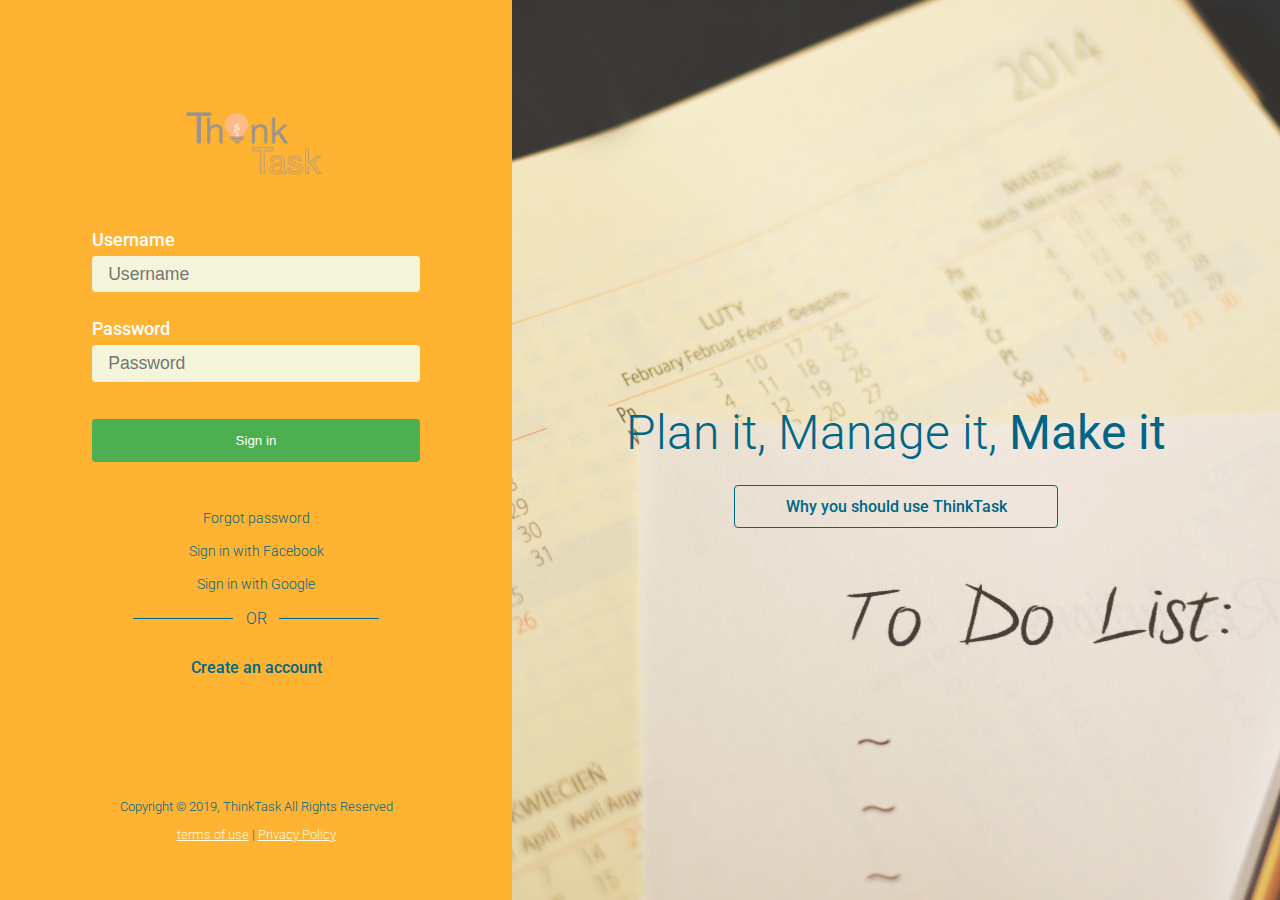
<file: index.html>
<!DOCTYPE html>
<html lang="en">

<head>
    <meta charset="UTF-8">
    <meta name="viewport" content="width=device-width, initial-scale=1.0">
    <meta http-equiv="X-UA-Compatible" content="ie=edge">
    <link rel="stylesheet" href="loginStyle.css">
    <link rel="stylesheet" href="https://use.fontawesome.com/releases/v5.0.13/css/all.css"
        integrity="sha384-DNOHZ68U8hZfKXOrtjWvjxusGo9WQnrNx2sqG0tfsghAvtVlRW3tvkXWZh58N9jp" crossorigin="anonymous">
    <title>ThinkTask</title>
</head>

<body>
    <div id="wrapper">
        <div id="left">
            <div id="signin">
                <img src="img/61353474_306219480311384_5531898451110920192_n.png" alt="" class="logo-txt">
                <form id="signin-form">
                    <div>
                        <label>Username</label>
                        <input type="text" name="" id="signin-name" class="text-input" placeholder="Username">
                    </div> <!--END DIV FOR USERNAME-->
                    <div>
                        <label>Password</label>
                        <input type="password" name="" id="signin-password" class="text-input" placeholder="Password">
                        <p class="error"></p>
                    </div> <!--END DIV FOR PASSWORD-->
                    <button type="button" href="" id="signin-btn" class="primary-btn">Sign in</button>
                </form> <!--END SIGNIN-FORM-->
                <div class="links">
                    <a>Forgot password</a>
                    <a>Sign in with Facebook <i class="fab fa-facebook"> </i></a>
                    <a>Sign in with Google <i class="fab fa-google"></i></a>
                </div> <!--END LINKS-->
                <div class="or">
                    <hr class="bar">
                    <span>OR</span>
                    <hr class="bar">
                </div> <!--END OR-->
                <a id="signup-btn" class="secondary-btn">Create an account</a>
            </div>
            <footer id="main-footer">
                <p>Copyright &copy; 2019, ThinkTask All Rights Reserved</p>
                <div>
                    <a>terms of use</a> | <a>Privacy Policy</a>
                </div>
            </footer>
        </div>
        <div id="right">
            <div id="showcase">
                <div class="showcase-content">
                    <h1 class="showcase-text">Plan it, Manage it, <strong>Make it</strong></h1>
                    <a id="why-btn" class="secondary-btn">Why you should use ThinkTask</a>
                </div> <!--END SHOWCASE-CONTENT-->
            </div> <!--END SHOWCASE-->
        </div> <!--END RIGHT-->

        <!-------------MODALS------------->
        <div id="signup-modal" class="modal">
            <div class="modal-content">
                <div class="modal-header">
                    <span id="close-modal" class="close-btn">&times;</span>
                    <h2 class="modal-title">Sign up</h2>
                </div>
                <div class="modal-body">
                    <form id="signup-form">
                        <div>
                            <label>Select username</label>
                            <input type="text" name="" id="signup-username" placeholder="Username" class="text-input">
                            <p class="error"></p>
                        </div> <!--END DIV FOR USERNAME-->
                        <div>
                            <label>Select password</label>
                            <input type="password" name="" id="signup-password" placeholder="Password"
                                class="text-input">
                            <p class="error"></p>
                        </div> <!--END DIV FOR PASSWORD-->
                        <div>
                            <label>Repeat password</label>
                            <input type="password" name="" id="signup-repeat" placeholder="Repeat password"
                                class="text-input">
                            <p class="error"></p>
                        </div> <!--END DIV FOR REPEAT PASSWORD-->
                        <button type="button" href="" class="primary-btn" id="submit-signup">Let's go!</button>
                    </form> <!--END SIGNUP-FORM-->
                </div> <!--END MODAL-BODY-->
                <div class="modal-footer">
                    <i class="fab fa-facebook"></i>
                    <i class="fab fa-instagram"></i>
                    <i class="fab fa-github"></i>
                </div> <!--END MODAL-FOOTER-->
            </div> <!--END MODAL-CONTENT-->
        </div> <!---END SIGNUP MODAL-->
        <div id="signed-up-modal" class="modal">
            <div class="modal-content">
                <div class="modal-header">
                    <span id="close-modal2" class="close-btn">&times;</span>
                    <h2 class="modal-title">Signed up!</h2>
                </div>
                <div class="modal-body">
                    <h2 class="signed-up">Sign up successful</h2>
                </div> <!--END MODAL-BODY-->
                <div class="modal-footer">
                    <i class="fab fa-facebook"></i>
                    <i class="fab fa-instagram"></i>
                    <i class="fab fa-github"></i>
                </div> <!--END MODAL-FOOTER-->
            </div> <!--END MODAL-CONTENT-->
        </div> <!--END SIGNED-UP MODAL-->
        <div id="reasons-modal" class="modal">
            <div class="modal-content">
                    <span id="close-modal3" class="close-btn">&times;</span>   
                <section id="mod-sec-1" class="mod-sec">       
                    <div class="text-modal"> 
                        <h2>Save time, increase efficiency</h2>
                        <p>The process of planning a project and the process of managing it are usually separated, but they don't have to be. <br> 
                        ThinkTask combines the elements of a thinkmap and a task manager, saving you time by doing them both at once.<br> The tree-based
                        structure makes it easy to see all tasks needed to complete a project, and at the same time manage them. </p> 
                    </div> <!--END TEXT-MODAL-->
                    <div class="img-div">
                        <img src="img/descIconClock.png" alt="">
                    </div> <!--END IMG-DIV-->
                </section> <!--END MOD-SEC-1-->
                <section id="mod-sec-2" class="mod-sec">
                        <div class="img-div">
                                <img src="img/descIconOW.png" alt="">
                            </div> <!--END IMG-DIV-->
                        <div class="text-modal">
                            <h2>Get the full picture</h2>
                            <p>With the project overview you can see projects you <strong>are</strong>, <strong>have been</strong>, or <strong>will be</strong> a part of, 
                            enabling you to plan for the present, as well as the future. <br>
                            Good planning makes good results, and good results makes satisfied clients!</p>
                        </div> <!--END TEXT-MODAL-->
                    </section> <!--END MOD-SEC-2-->
                <section id="mod-sec-3" class="mod-sec">
                        <div class="text-modal">
                            <h2>Never forget a task</h2>
                            <p>ThinkTask makes it easy to keep track of what <strong>is</strong> done and what <strong>needs</strong> to be done. <br> 
                            The Hierarchical Completion System (HCS) helps you that complete all tasks in the order they should, making sure no task gets left undone.</p>
                        </div> <!--END TEXT-MODAL-->
                        <div class="img-div">
                                <img src="img/DescIconTree.png" alt="">
                        </div> <!--END IMG-DIV-->
                    </section> <!--END MOD-SEC-3-->
                    <section id="mod-sec-4" class="mod-sec">
                            <div class="text-modal">
                                <h2>Keep in touch</h2>
                                <p>With ThinkTask's integrated chat system, keeping in touch with colleagues has never been easier, allowing you to communicate from everywere,
                                    all the while having the tasks at hand right in front of you.
                                </p>
                            </div> <!--END TEXT-MODAL-->
                            <div class="img-div">
                                    <img src="img/decIconChat.png" alt="">
                            </div> <!--END IMG-DIV-->
                        </section> <!--END MOD-SEC-4-->
                        <section id="mod-sec-5" class="mod-sec">
                                <div class="img-div">
                                    <img src="img/descIconTool.png" alt="">
                                </div> <!--END IMG-DIV-->
                                <div class="text-modal">
                                    <h2>Ever-expanding</h2>
                                    <p>ThinkTask is in constant development, meaning we will bring you new features as we go. In the coming weeks features like file upload, calendar, night mode
                                        and several other features will be added, and this is just the beginning.
                                    </p>
                                </div> <!--END TEXT-MODAL-->
                            </section> <!--END MOD-SEC-5-->
            </div> <!--END MODAL-CONTENT-->
        </div> <!--END REASONS-MODAL-->
    </div>
    </div>
   
    <!--FUNCTIONALITY-->
    <script src="modalScript.js"></script>
    <script src="login.js"></script>

    <!--DATA-->
    <script src="users.js"></script>

</body>

</html>
</file>
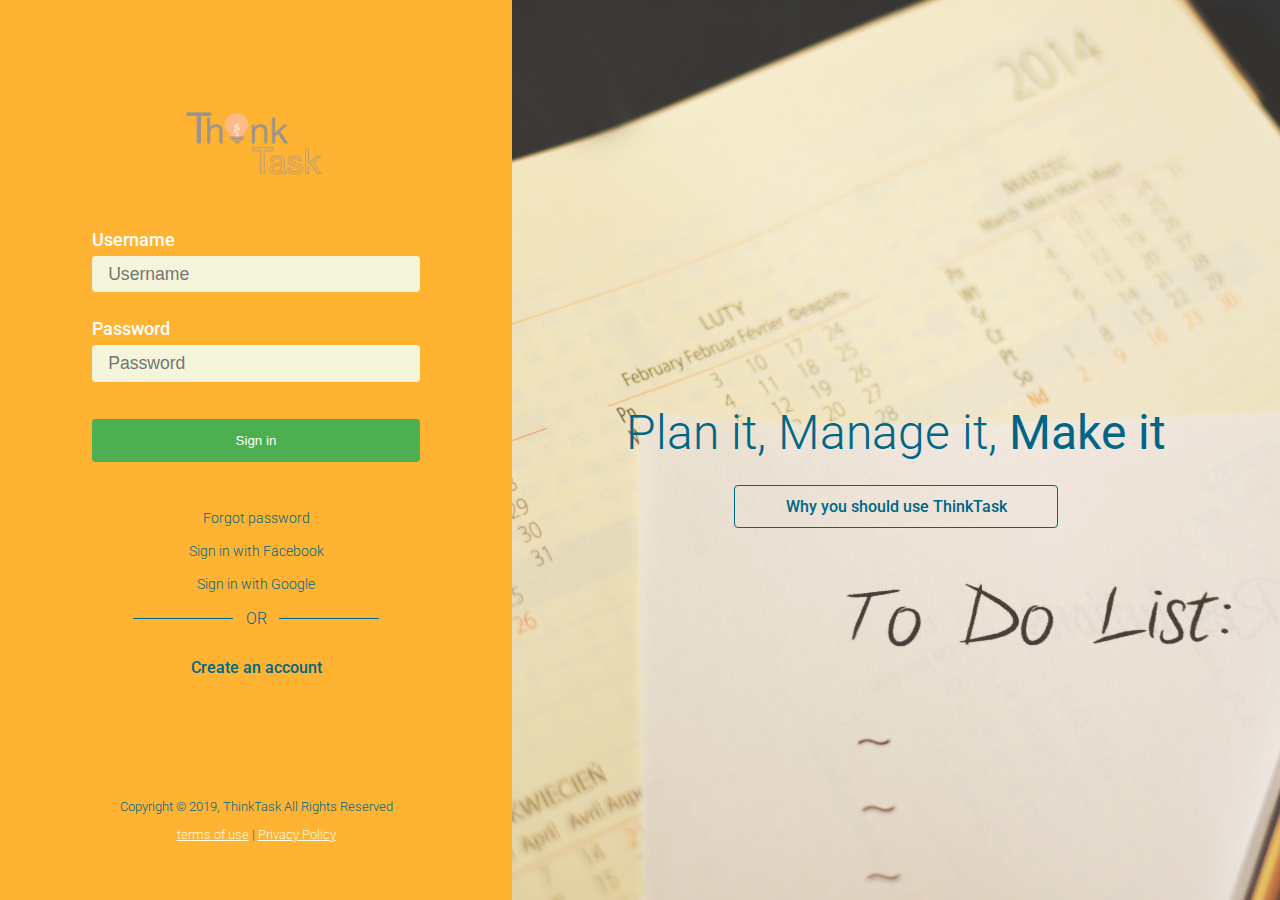
<file: nodeTree.html>
<html>

<head>
	<title>ThinkTask</title>
	<link rel="stylesheet" type="text/css" href="css/mainGridStyle.css">
	<link rel="stylesheet" type="text/css" href="css/headerItems.css">
	<link rel="stylesheet" type="text/css" href="css/chatStyle.css">
	<link rel="stylesheet" type="text/css" href="css/editNodesCntr.css">
	<link rel="stylesheet" type="text/css" href="css/treeStructure.css">
	<link rel="stylesheet" type="text/css" href="css/treeNodes.css">
	<link rel="stylesheet" type="text/css" href="css/warningModule.css">
	<link rel="stylesheet" type="text/css" href="css/colors.css">
	<link rel="stylesheet" type="text/css" href="css/keyframes.css">
	<link href="https://fonts.googleapis.com/css?family=Work+Sans:100,200,300,500,700&display=swap" rel="stylesheet">
	<link rel="stylesheet" href="https://use.fontawesome.com/releases/v5.8.2/css/all.css"
		integrity="sha384-oS3vJWv+0UjzBfQzYUhtDYW+Pj2yciDJxpsK1OYPAYjqT085Qq/1cq5FLXAZQ7Ay" crossorigin="anonymous">

	<link rel="stylesheet" type="text/css" href="Overview.css">
	<meta name="viewport" content="width=device-width, initial-scale=1.0">
	<meta http-equiv="X-UA-Compatible" content="ie=edge">
</head>

<body>
	<div id="wrapper"> 

		<div class="griddiv" id="griddiv1">
			<!--THE projectcontainer div start-->
			<div class="projectcontainer" id="projectcontainer1" >
				<div class="NewProjectButton" id="NewProjectButton1" type="button" name="answer" value="Show form" onclick="showform()">
					<img class="createbutton" id="createbutton1" src="img/plusbutto%20.png">

				</div>

				<img class="Trashcanimg" id="Deleteproject1" src="img/trash_can.png" ondrop="deldrop(event)" ondragover="dragoverdel()" ondragleave="dragleaveDel()">

				<!--THE inprogresstab div start-->
				<div class="overlayTab"id="InProgress">

					<div class="overcontainer"id="InprogressContainer">
						<div class="headerContainer" id="HCinprog">
							<p>Projects in Progress:</p>
						</div>

						<div class="UserProjecttab" id="IpProject1" ondrop="drop(event)" ondragover="dragoverImp()" ondragleave="dragleaveImp()"></div>

					</div>
				</div><!--THE inprogresstab div end-->	  

				<!--THE upcomingtab div start-->
				<div class="overlayTab"id="UpComing">

					<div class="overcontainer"id="upcommingContainer">
						<div class="headerContainer" id="HCupcoming">
							<p>Projects Upcomming:</p>
						</div>

						<div class="UserProjecttab" id="UpProject1" draggable="true" ondrop="drop(event)" ondragover="dragoverUpc()" ondragleave="dragleaveUpc()" ></div>

					</div>
				</div>
				<!--THE upcomingtab div end-->

				<!--THE Completedtab div start-->
				<div class="overlayTab"id="Completed">

					<div class="overcontainer"id="CompletedContainer" >
						<div class="headerContainer" id="HCcompleted">
							<p>Projects Completed:</p>
						</div>

						<div class="UserProjecttab" id="CompProject1" draggable="true"  ondrop="drop(event)" ondragover="dragoverComp()" ondragleave="dragleaveComp()"></div>
					</div>
				</div><!--THE Completedtab div end-->
			   
				<div class="form" id="projectform">
					<form id="formPro">
						<div id="formHeader">Create your Project</div>

						<br>
						Project Name:
						<br>

						<input type="text" name="Project Name" id="Projectname">
						<br>
						<p id="warning1"></p>

						<br>

						<input type="button" id="send" name="answer" value="Create" onclick="createProject()">
						<input type="button" id="close" name="answer" value="Cancel" onclick="closeform()">
					</form>  
				</div>

			</div><!--THE projectcontainer div end-->
			
			<div class="ProjectFeed" id="ProjectFeed1">
				<p id="feedover">Project Feed</p>
				<div class=FeedUpdate id="Feedup1"></div>
			</div>   

		</div><!--griddivEnd-->
	</div><!--wrapperEnd-->

	<!-- PAGE BORDER -->

	<section style="display: none;" class="gridSection" id="gridSection">
		<header>
			<div class="navBox" id="backBtn">
				<i id="backArrow" class="fas fa-arrow-left fa-2x"></i>
			</div>
			<div id="top-logo"><h2 id="project-top"></h2></div>
			<div class="userDiv">
				<p id="userText">Username: </p>
				<i class="fas fa-user fa-2x"></i>
			</div>

			<div id="largeInput">
				<input id="quickAddInput" type="text" placeholder="Add task">
				<div id="quickAddPlus" class="addIcon">
					<i class="fas fa-plus"></i>
				</div>
			</div>
		</header>

		<main>
			<div id="treeDiv">
			</div>
		</main>

		<div id="chat-window">
			<header class="chat-header">
				<h2 class="chat-title">Chat</h2>
				<span id="close-chat">&times;</span>
			</header>
			<div id="chat-body">
			</div>
			<input id="chat-input" type="text">
			<i id="chat-send" class="fas fa-paper-plane"></i>
		</div>

		<footer>
			<div id="chat-container"><i class="fas fa-comment-alt"></i></div>
		</footer>
		<div id="saved"><p>Saved!</p></div>
	</section>

	<div style="display: none;" class="edit-container flex-center" id="editContainer">
		<div id="title-div" class="flex-center">
			<h3>Title:</h3>
			<input id="nodeTitle" placeholder="Task title" type="text">
		</div>

		<div id="descript-div" class="flex-center">
			<h3>Description:</h3>
			<textarea id="nodeDesc" placeholder="Give your task a description"></textarea>
		</div>

		<div id="setStatus-div" class="flex-center">
			<h2>Task status:</h2>
			<p id="doneNode">Done<i class="fas fa-check"></i></p>
			<p id="inProgNode">In Progress<i class="fas fa-angle-double-right" ></i></p>
			<p id="notDoneNode">Not Done<i class="fas fa-times" ></i></p>
		 </div>
		 <div id="set-user-div">
			 <h2>Assign user:</h2>
			 <select id="ownerSelect">
			</select>
		 </div>

		

		<div class="edit-btn-container">
			<img id="deleteNode" class="red" src="img/icons/rubbish-bin.svg">
			<img id="refreshNode" class="orange" src="img/icons/refresh.svg">
			<img id="saveNode" class="green" src="img/icons/checked.svg">
		</div>
	</div>

	<script src="baseNode.js"></script>
	<script src="treeNodes.js"></script>
	<script src="addNodeBtn.js"></script>
	<script src="users.js"></script>
	<script src="chat.js"></script>
	<script src="projectData.js"></script>
	<script src="Overview.js"></script>
	<script src="nodeTree.js"></script>
</body>

</html>
</file>
<file: loginStyle.css>
@import url('https://fonts.googleapis.com/css?family=Roboto:300&display=swap');

*{
	box-sizing: border-box; /*PADDING DOES NOT AFFECT WIDTH*/
}

body{
	font-family: 'Roboto', sans-serif;
	font-weight: 300;
	background: #ffb333;
	overflow: hidden;
	margin: 0;
}

h1, h2, h3, h4, h5, h6 {
	font-weight: 300;
}

#wrapper {
	display: flex;
	flex-direction: row;
}

#left{
	color: #fff;
	flex: 1;
	display: flex;
	flex-direction: column;
	align-items: center;
	justify-content: center;
	height: 100vh;

}

#right{
	flex: 1;
} 

/*****************
*****SIGN IN*****
*****************/
#signin {
	display: flex;
	flex-direction: column;
	justify-content: center;
	align-items: center;
	width: 80%;
	padding-bottom: 1rem;
}

#signin form {
	width: 80%;
	padding-bottom: 3rem;
}

#signin .logo-txt {
	margin: 0.5% auto;
	width: 50%;
	
}

#signin label {
	font-size: 1.1rem;
	line-height: 2rem;
	font-weight: 500;

}

#signin .text-input {
	font-size: 1.1rem;
	margin-bottom: 1.3rem;
	width: 100%;
	border-radius: 4px;
	background: beige;
	color: #006685;
	border: none;
	padding: 0.5rem 1rem;
	line-height: 1.3rem;

}

#signin .error-msg {
	color: red;
	margin-top: 0;
}



/*****************
BUTTONS (Modal buttons not included)
*****************/
#signin .primary-btn, .modal-body .primary-btn {
	width: 100%;
}

#signin .secondary-btn, .or, .links {
	width: 60%;
}

#signin .links a {
	display: block;
	color: #006685;;
	text-decoration: none;
	margin-bottom: 1rem;
	text-align: center;
	font-size: 0.9rem;
	cursor: not-allowed;
} 

#main-footer a {
	cursor: not-allowed;
}
.primary-btn {
	padding: 0.7rem 1rem;
	height: 2.7rem;
	display: block;
	border: 0;
	border-radius: 4px;
	font-weight: 500;
	background: #4caf50;
	color: #fff;
	text-decoration: none;
	cursor: pointer;
	text-align: center;
	transition: all 0.5s;

}

.primary-btn:hover {
	background-color: #38883b;
}

.secondary-btn {
	padding: 0.7rem 1rem;
	height: 2.7rem;
	display: block;
	border-radius: 4px;
	font-weight: 500;
	background: none;
	color: #006685;
	text-decoration: none;
	cursor: pointer;
	text-align: center;
	transition: all 0.5s;

}

#signin .secondary-btn:hover {
	border-color: #fff;
	color: #fff;
}

#showcase .secondary-btn:hover {
	background-color: #fff;
	
	
}

/**************
******OR*******
**************/
#signin .or{
	display: flex;
	flex-direction: row;
	margin-bottom: 1.2rem;
	align-items: center;
}

#signin .or .bar{
	flex: auto;
	border: none;
	height: 1px;
	background: #006685;


}

#signin .or span {
	color: #006685;
	padding: 0 0.8rem;
}

/***************
****SHOWCASE****
****************/
#showcase {
	display: flex;
	justify-content: center;
	align-items: center;
	text-align: center;
	background: url('img/agenda-calendar-checklist-3243.jpg') no-repeat center center / cover;
	height: 100vh;
}

#showcase .showcase-text{
	font-size: 3rem;
	width: 100%;
	color: #006685;
	margin-bottom: 1.5rem;

}

#showcase .secondary-btn {
	width: 60%;
	margin: auto;
	border: 1px #006685 solid;
}

/****************
*****FOOTER******
****************/
#main-footer {
	color: #006685;
	text-align: center;
	font-size: 0.8rem;
	max-width: 80%;
	padding-top: 5rem;
}

#main-footer a {
	color: #fcfcdf;
	text-decoration: underline;
}



/********************
*******MODALS********
*********************/
.modal {
	display: none;
	position: fixed;
	z-index: 1;
	left:0;
	top: 0;
	align-items: center;
	width: 100%;
	height: 100%;
	overflow: hidden;
	background-color: rgba(255, 255, 255, 0.5)
}

.modal-content {
	background-color: #ffb333;
	border-radius: 10px;
	margin: auto;
	width: 30%;
	box-shadow: 0 5px 8px 0 rgba(0, 0, 0, 0.2), 0 7px 20px 0 rgba(145, 55, 55, 0.17);
	animation-name: modalOpen;
	animation-duration: 0.6s;
}

.modal-header h2{
	margin: 0;
}

.modal-header {
	border-radius: 10px 10px 0 0;
	background: beige;
	padding: 1.3rem;
	font-size: 1.3rem;
	color: #006685;
}

.modal-body {
	background: #ffb333;
	display: flex;
	flex-direction: column;
	align-items: center;
	justify-content: center;
}

.modal-footer {
	display: flex;
	flex-direction: row;
	padding: 1.3rem;
	justify-content: space-around;
	font-size: 1.3rem;
	color: #006685;
	background: beige;
	border-radius: 0 0 10px 10px;
}

.modal-body form {
	width: 80%;
	padding-bottom: 3rem;
}

.modal-body label {
	font-size: 1.1rem;
	line-height: 2rem;
	font-weight: 500;
	color: #006685;
}

.modal-body .text-input {
	font-size: 1.1rem;
	margin-bottom: 1.3rem;
	width: 100%;
	border-radius: 4px;
	background: beige;
	color: #006685;
	border: none;
	padding: 0.5rem 1rem;
	line-height: 1.3rem;

}

#reasons-modal .modal-content {
	display: block;
	flex-direction: column;
	border-radius: 10px;
	height: 80%;
	width: 60%;
	overflow-x: auto;
	-webkit-overflow-scrolling: touch;
	background: #cfd8dc;
}

#reasons-modal .modal-content::-webkit-scrollbar {
	background: #b0bec5;
	width: 0.6rem;
	border-radius: 0 10px 10px 0;
}

#reasons-modal .modal-content::-webkit-scrollbar-thumb {
	background: linear-gradient(70deg, #cfd8dc, #eceff1);
	border-radius: 0 10px 10px 0;
}

#reasons-modal section {
	display: flex;
	flex-direction: row;
	width: 100%;
	height: auto;
	justify-content: space-around;
	padding-top: 1.3rem;
	padding-bottom: 1.1rem;
}

#close-modal3 {
	margin-right: 1rem;
	margin-bottom: 0.3rem;
}
.mod-sec img {
	height: 15rem;
}

#mod-sec-1 {
	background: #eceff1; 	
}

#mod-sec-2 {	
	background: #cfd8dc; 
}

#mod-sec-3 {
	background: #eceff1; 
}

#mod-sec-4 {
	background: #cfd8dc;
}

#mod-sec-5 {
	background: #eceff1;
}

.text-modal {
	width: 46%;
}

/****************
Wrong input also used for sign in form
****************/
.wrong-input {
	font-size: 1.1rem;
	margin-bottom: 1.3rem;
	width: 100%;
	border-radius: 4px;
	background: beige;
	color: #006685;
	padding: 0.5rem 1rem;
	line-height: 1.3rem;
	border: 2px solid red;
	animation: shake 0.2s;
	animation-iteration-count: 2;

}

.close-btn {
	float: right;
	color: #006685;
	font-size: 1.4rem;
}

.close-btn:hover, .close-btn:focus {
	color: white;
	text-decoration: none;
	cursor: pointer;
}

.error {
	color: red;
	margin-top: 0;
}

/*#got-a {
	font-size: 10rem;
	margin: auto;
    background: linear-gradient(320deg, #2de907, #00f7ff);
    -webkit-background-clip: text;
    color: transparent;
    animation: gradient-anim 2s linear 0s infinite alternate;
}*/




/*****************
**MEDIA QUERIES**
******************/
@media(min-width: 1200px) {
	#left {
		flex: 4;
	}
	#right {
		flex: 6;
	}
}

@media(max-width: 768px) {
	body {
		overflow: auto;
	}
	#right {
		display: none;
	}
	#left {
		justify-content: start;
		margin-top: 2vh;
	}
#signin .logo {
	margin-bottom: 2vh;
	}
	#signin .text-input {
		margin-bottom: 0.7rem;
	}
	#main-footer {
		padding-top: 1rem;
	}
.modal-content {
	width: 80%;
}
.img-div {
	display: none;
}
#reasons-modal .text-modal {
	text-align: center;
	margin: auto;
	width: 100%;
}
}

/*************
**KEYFRAMES**
*************/

@keyframes modalOpen {
		from{transform: scale(0)}
		to{transform: scale(1)}
}

@keyframes shake {
	from {
		transform: scale(1);
	}
	to {
		transform: scale(1.01);
	}
}

@keyframes gradient-anim {
	from {
        filter: hue-rotate(0deg);
    }
    to {
        filter: hue-rotate(360deg);
    }
}
</file>
<file: css/mainGridStyle.css>
@import url('https://fonts.googleapis.com/css?family=Roboto:300&display=swap');

*
{
    font-weight: 500;
    /*border: 1px dotted;*/
    font-family: 'Roboto', sans-serif;   
}

html, body
{
    margin: 0;
    font-family: 'Work Sans', sans-serif;
    -webkit-font-smoothing: antialiased;
    
}

html {
    z-index: 0;
}

body {
    display: flex;
    width: 100%;
    height: 100%;
    justify-content: center;
    align-items: center;
    overflow: hidden;
}

h1
{
    font-weight: 200;
    font-size: 40px;
}

.gridSection
    {
    width: 100vw;
    height: 100vh;
    display: grid;
    grid-template-areas:
    "head"
    "main"
    "foot";
    grid-template-rows: 80px 1fr 70px;
    grid-template-columns:  1fr;
    grid-row-gap: 0px;
    grid-column-gap: 0px;
}

header
{
    display: flex;
    flex-direction: row;
    justify-content: space-between;
    align-items: center;
    grid-area: head;
    height: 100%;
    transform: translate(0%, 0%);
    transform-style: preserve-3d;
    border-top: none;
    z-index: 100;
    
}

main {
    grid-area: main;
    display: flex;
    justify-content: flex-end;
    align-items: center;
}

footer
{
    grid-area: foot;
    display: flex;
    flex-direction: column;
    width: 100%;
    padding: 10px 0 10px 0;
}

#saved {
    display: none;
    top: 110%;
    left: 50.6%;
    position: absolute;
    height: 100px;
    width: 200px;
    font-size: 2.2rem;
    border: 2px #f9a825 solid;
    border-radius: 10px;
    color: #fff;
    background: #4caf4fb0;
    z-index: 100;
    animation: savedAnim 1.5s 0s linear;
}

#saved p {
    margin: auto;
}
</file>
<file: css/headerItems.css>
/*-- Style for elements in header ---*/
header > .navBox, .userDiv {
    display: flex;
    justify-content: center;
    align-items: center;
    border: 0px solid;
    border-radius: 50%;
    margin: 0 35px 0 35px;
    padding: 10px;
    height: 50px;
    width: 50px;
}

.navBox
{
    display: flex;
    flex-direction: column;
    align-items: center;
}

#project-top {
    font-size: 2rem;
}

#backArrow {
    color: #656565;
    transition: 0.4s all ease;
}

#backArrow:hover {
    transform: scale(1.15);
    color: #282828;
    cursor: pointer;
}

#top-logo {
    width: 10%;
}

header > #largeInput {
    position: absolute;
    transform: translate(-50%, 100%);
    left: 50%;
    height: 100px;
    width: 40%;
    border: 2px #c9c9c9 solid;
    border-radius: 5px;
    font-size: 70px;
    display: grid;
    grid-template-areas: "input icon";
    grid-template-rows: 1fr;
    grid-template-columns: 1fr 0.1fr;
    align-items: center;
    justify-content: space-between;
    background: #c9c9c9;
}

#largeInput > input {
    grid-area: input;
    height: 100%;
    width: 100%;
    display: flex;
    border-radius: 5px 0 0 5px;
    justify-content: center;
    align-items: center;
    padding: 10px;
    font-size: 50px;
    border: none;
}

#largeInput > .addIcon {
    grid-area: icon;
    height: 100%;
    width: auto;
    display: flex;
    justify-content: center;
    align-items: center;
    transform: translate(0%, 0);
    margin: 0 20px 0 0;
}

.addIcon > i {
    font-size: 80%;
    margin-left: 1rem;
    color: #ffb333;
}

.addIcon i:hover {
    cursor: pointer;
    animation: addBtnAnim 0.7s linear 0s infinite alternate;
    color: #4caf50;
}
</file>
<file: css/chatStyle.css>
/*--- Styling for the chat ---*/

footer #chat-container {
    display: flex;
    justify-content: center;
    align-items: center;
    height: 50px;
    width: 50px;
    border-radius: 50%;
    background: #f9a825;
    color: #fff;
    margin-right: 20px;
    align-self: flex-end;
    cursor: pointer;
    transition: 0.05s linear;
}

footer #chat-container i {
    font-size: 1.3rem;
}

footer #chat-container:hover {
    transform: scale(1.1);
    background: #4caf50;
    box-shadow: 0 5px 8px 0 rgba(10, 10, 10, 0.514);
}

#chat-window {
    display: none;
    height: 30rem;
    right: 2rem;
    bottom: 5rem;
    position: fixed;
    background-color: #f9a825;
    border: 1px #ffb333 solid;
    border-radius: 10px;
    margin: auto;
    width: 20rem;
    box-shadow: 0 5px 8px 0 rgba(0, 0, 0, 0.2), 0 7px 20px 0 rgba(145, 55, 55, 0.17);
    animation: chatOpening 0.3s linear;
    z-index: 1500;
}


.chat-header {
    height: 5%;
    border-radius: 10px 10px 0 0;
    background: orange;
}

.chat-title {
    opacity: 0;
    margin-left: 0.4rem;
    font-weight: 600;
    animation: inputSendAnim 0.4s 0.4s linear forwards;
}
#chat-body {
    display: block;
    height: 84%;
    width: 100%;
    background: #fff;
    display: flex;
    flex-direction: column;
    overflow: auto;
    -webkit-scrollbar: touch;
}

#chat-body::-webkit-scrollbar {
    background: transparent;
    width: 0.6rem;
}

#chat-body::-webkit-scrollbar-thumb {
    background: linear-gradient(70deg, orange, orangered);
    border-radius: 50px;
}

#chat-input {
    opacity: 0;
    border: none;
    border-radius: 4px;
    box-sizing: border-box;
    margin-top: 0.6rem;
    margin-left: 0.3rem;
    padding: 0 0.5rem;
    width: 86%;
    line-height: 1.7rem;
    animation: inputSendAnim 0.4s 0.4s linear forwards;
}

#chat-send {
    opacity: 0;
    font-size: 1.7rem;
    color: #6d6d6d;
    cursor: pointer;
    transition: 0.2s linear;
    animation: inputSendAnim 0.4s 0.4s linear forwards;
}

#chat-send:hover {
    color: aliceblue;
}

.chat-msg {
    box-sizing: border-box;
    display: block;
    word-wrap: break-word;
    background: #4caf50;
    color: #fff;
    width: max-content;
    max-width: 70%;
    padding: 1rem;
    margin-top: 1rem;
    margin-left: 1rem;
    font-weight: 600;
    border-radius: 5px;
    animation: inputSendAnim 0.4s  linear forwards;

}

#close-chat {
    opacity: 0;
    float: right;
    margin-bottom: 0.1rem;
    margin-right: 0.4rem;
    font-size: 2rem;
    cursor: pointer;
    animation: inputSendAnim 0.4s 0.4s linear forwards;
}

#close-chat:hover {
    color: aliceblue;
}
</file>
<file: css/editNodesCntr.css>
/*---Style for the container that edits nodes---*/
.edit-container {
    position: absolute;
    display: flex;
    border: 1px solid;
    border-radius: 4px;
    border-top-left-radius: 0px;
    border-bottom-left-radius: 0px;
    border-right: none;
    margin-left: 0px;
    padding: 1rem;
    background-color: #ffb333;
    z-index: 10;
}

.editCntrImg {
    background-color: #4e4f50;
    border-bottom-right-radius: 15px;
    border-top-right-radius: 15px;
    position: absolute;
    display: flex;
    justifyConten: center;
    alignItem: center;
    top: 50%;
    left: 0;
    transform: translate(0, -50%);
    zIndex: -10;
    height: 70%;
    width: 1.5%;
    transition: 0.1s all ease-in-out;
}

.flex-center {
    display: flex;
    flex-direction: column;
    justify-content: space-between;
    align-items: center;
}

.edit-container > #setStatus-div {
    font-weight: 700;
    display: flex;
    flex-direction: column;
    justify-content: flex-start;
    align-items: center;
    height: 25vh;
}
#setStatus-div * {
    margin: 5px;
    cursor: pointer;
}

.edit-container > #set-user-div {
    font-weight: 700;
    display: flex;
    flex-direction: column;
    justify-content: flex-start;
    align-items: center;
    height: 10vh;
}

#set-user-div select {
    font-weight: 600;
    font-size: 1.3rem;
    padding: 0.3rem;
    border-radius: 4px;
    width: 90%;
}

.edit-container #doneNode:hover {
    color: #4caf50;
}

.edit-container #inProgNode:hover {
    color: #ffeb3b;
}

.edit-container #notDoneNode:hover {
    color: #dd2c00;
}

.edit-container input, textarea
{
    width: 98%;
    border: none;
    border-radius: 4px;
    resize: none;
}

.edit-btn-container
{
    height: 10%;
    width: 100%;
    display: flex;
    flex-direction: row;
    justify-content: space-evenly;
    align-items: center;
}

.edit-btn-container > img
{
    height: 25px;
    padding: 15px;
    border: 1px solid;
    border-radius: 4px;
    transition: 0.3s all ease;
    cursor: pointer;
}

#title-div > input
{
    font-size: 20px;
    text-align: center;
    padding: 0.7em;
}

#descript-div > textarea
{
    font-size: 20px;
    text-align: center;
    padding: 0.7em;
    height: 200px;
}

textarea:focus, input:focus
{
    outline: none;
    border: 2px #ee9b4c solid;
}
</file>
<file: css/treeStructure.css>
/*--- Style for the containers that holds the nodes ---*/
#treeDiv {
    height: 80vh;
    width: 95vw;
    display: flex;
    background-image: url('../img/61353474_306219480311384_5531898451110920192_n.png');
    background-size: contain;
    background-repeat: no-repeat;
    background-position: center;
    flex-direction: column-reverse;
    justify-content: flex-start;
    align-items: center;
    position: relative;
    overflow-y: scroll;
    margin: 0 2.7vw 0 0;
    -webkit-overflow-scrolling: touch;

}

#treeDiv::-webkit-scrollbar {
    width: 0.6rem;
    height: 0.6rem;
    background: transparent;
}

#treeDiv::-webkit-scrollbar-thumb {
    background: linear-gradient(70deg, orange, orangered);
    border-radius: 50px;
}

#treeDiv::-webkit-scrollbar-corner {
    background: transparent;
}

.treeStack {
    width: 100%;
    height: auto;
    display: flex;
    flex-direction: row;
    align-items: center;
    justify-content: center;
    margin-bottom: 15px;
}
</file>
<file: css/treeNodes.css>
/*-- Style for the nodes in the tree structure --*/

.treeNode {
    display: flex;
    flex-direction: column;
    border-radius: 10px;
    width: 200px;
    min-width: 150px;
    height: auto;
    margin-right: 15px;
    transition: 0.2s linear;
}

.treeNode:hover {
    cursor: pointer;
    transform: scale(1.06);
    z-index: 1;
    box-shadow: 0 5px 8px 0 rgba(31, 31, 31, 0.2), 0 7px 20px 0 rgba(31, 31, 31, 0.2);
}


.node-header h4{
    margin: 0;
    padding: 20px;
}

.node-header {
    box-sizing: border-box;
    font-size: 1rem;
    border: 1px solid;
    width: 100%;
    border-bottom: none;
    border-radius: 5px 5px 0 0;
    background: #ffca28;
    text-align: center;
    align-self: flex-start;
}

.node-body {
    box-sizing: border-box;
    font-size: 0.9rem;
    padding: 0.5rem;
    width: 100%;
    display: flex;
    border: 1px solid;
    flex-direction: row;
    justify-content: space-between;
    border-radius: 0 0 5px 5px;
}

.addButton:hover {
    cursor: pointer;
    color: #4caf50;
    animation: addBtnAnim 0.7s linear 0s infinite alternate;
}

.addButton {
	filter: drop-shadow(3px 3px 3px #333);
}
</file>
<file: css/warningModule.css>
/*--- Style for the module that pops up when deleting nodes ---*/
.module {
    width: 40vw;
    height: 40vh;
    border: 1px solid;
    border-radius: 10px;
    position: absolute;
    display: flex;
    flex-direction: column;
    justify-content: space-between;
    justify-items: center;
    background-color: whitesmoke;
    text-align: center;
}
.module > h1 {
    text-decoration: underline;
}
.module > p {
    font-weight: bolder;
}
.module-btn {
    padding: 20px;
    width: 30%;
    border-radius: 10px;
    border: 1px solid;
    transition: 0.3s all ease;
}
.module-btn:hover, .edit-btn-container > img:hover {
    transform: scale(1.05);
}
.shader {
    background-color: rgba(50, 50, 50, 0.5);
    width: 100%;
    height: 100%;
    position: absolute;
    display: flex;
    justify-content: center;
    align-items: center;
}
</file>
<file: css/colors.css>
/*--- Style for keeping track of colors of the project ---*/
/*--- Fill inn colors here, and then you can add the color as a class on a specific element ---*/
.green
{
    background-color: #4caf50;
}

.red
{
    background-color: #d46464;
}

.orange
{
    background-color: #ffb333;
}
</file>
<file: css/keyframes.css>
/*--- Animation keyframes ---*/
@keyframes nodeOpen {
    from{
        transform: scale(0)
    }
    to{
        transform: scale(1)
    }
}

@keyframes addBtnAnim {
    from {
        transform: scale(1);
    }
    to {
        transform: scale(1.3);
    }
}

@keyframes lightPulse {
    from {
        transform: scale(1);
        opacity: 0.6;
    }
    to {
        transform: scale(1.1);
        opacity: 1;
    }
}

@keyframes chatOpening {
    from {
        height: 0rem;
    }
    to {
        height: 30rem;
    }
}

@keyframes inputSendAnim {
    from {
        opacity: 0;
    }
    to {
        opacity: 1;
    }
}
</file>
<file: Overview.css>
*{margin:0;
padding:0;
    
}



#wrapper{
        height: 100vh;
        width: 100vw;
        display: flex;
    background-image: url(img/logo.png);
    background-repeat: no-repeat;
    background-size: contain;
    background-position: center;
    }
  

.griddiv{
    height: 100%;
   display: grid;
  grid-template-columns: 1fr 1fr 1fr 1fr 1fr 1fr 1fr 1fr 1fr;
  grid-template-rows: 1fr 1fr 1fr 1fr 1fr 1fr 1fr 1fr 1fr;
  grid-template-areas: "projectcontainer";
}
 


body{ }


.projectcontainer{
    min-width: 250px;
    position: absolute;
    display: flex;
    top:15%;
    width: 80%;
    height: 60%;
}


.overlayTab{
    display: flex;
    width: 100%;
    height: 100%;
    
}




#InprogressContainer{
    
    display: block;
    left:45%;
   

}


#upcommingContainer{
    
    display: block;
    left:23%;
    border-top-left-radius: 15px;
    border-bottom-left-radius: 15px;
 
    
    }


#CompletedContainer{
    
    display: block;
    left:67%;
    border-top-right-radius: 15px;
    border-bottom-right-radius: 15px;
  
}


.overcontainer{
    
    position: absolute;
    top:-15%;
   padding: 1%;
    margin-top: 3%;
    margin-left: 1%;
    margin-right: 1%;
    margin-bottom: 1%;
    background: rgba(242, 242, 242, 0.45);
    width: 20%;
    height: 130%;
    z-index: 100;
   
    transition: all 0.3s;
    box-shadow: -5px -2px 12px 1px rgba(136, 136, 136, 0.56),5px 2px 12px 1px rgba(136, 136, 136, 0.56);
}


.headerContainer{
    display: flex;
    margin-left: 3%;
    margin-right: 3%;
    font-size: 26px;
    font-family: sans-serif;
    text-decoration: underline;
    padding: 2%;
    
  }


.UserProjecttab{
    display:block;
   padding: 1%;
    width: 90%;
    height: 90%;
   margin: 4%;
    border-radius: 15px;
    overflow-y: auto;
  }

.usUserProjecttab.div:hover{transform: scale(1.1);}


.UserProjecttab::-webkit-scrollbar { 
                
	width:5px;
    background: #fafafa;
    border-radius:12px;	
			
} 

.UserProjecttab::-webkit-scrollbar {
  width: 10px;
  border-radius:12px;
}


.UserProjecttab::-webkit-scrollbar-track {
  background: #f1f1f1; 
  border-radius:12px;
}


.UserProjecttab::-webkit-scrollbar-thumb {
  background: #cec6c6;
  border-radius:12px;  
}


.FeedUpdate::-webkit-scrollbar-thumb:hover {
  background: #555; 
  border-radius:12px;
}


.projectdiv{
    width: 90%;
    height : 30%;
    text-align: center;
    color : Black;
    font-Size:25px; 
    font-family: sans-serif;
    display: block;
    background:  #f87371;
    margin: 2%;
    overflow:hidden;
    border-radius: 5px;
    cursor:pointer;
    z-index: 100;
    grid-area:projectcontainer;    
    
}

.projectdiv:hover{
    transform: scale(1.05);
    box-shadow: 5px 5px 5px 5px #8d8282;
}

.projectFeed{
    display: flex;
    background: #ffffff;
    right:2%;
    top:15%;
    position: absolute;
    border-radius: 31px;
    width: 10%;
    height: 48%;
    padding: 3%;
    box-shadow: 1px -5px 12px 1px rgba(136, 136, 136, 0.56);
  }

#feedover {
    display: flex;
    text-align: center;
    font-size: 25px;
    font-family: sans-serif;
    width: 300%;
    position: absolute;
    left: 23%;
    top: 5%;
    text-decoration: underline;
    
}

@media only screen and (max-width: 660px){
    
.projectcontainer{ width: 100%;}
    .projectFeed{display: none;}
}
    

.FeedUpdate{
    background: #ffffff;
    margin:4%;
    width: 75%;
    height: 80%;
    position: absolute;
    top: 10%;
    left: 8%;
    display:inline-block;
    border-radius: 15px;
    overflow-y:auto;
    z-index: 0;
    transform: rotate(180deg);
}

.FeedUpdate::-webkit-scrollbar { 
                
	width:5px;
    background: #fafafa;			
			
	border-radius:12px;
} 

.FeedUpdate::-webkit-scrollbar {
  width: 10px;
  border-radius:12px;
}


.FeedUpdate::-webkit-scrollbar-track {
  background: #f1f1f1;
  border-radius:12px;  
}


.FeedUpdate::-webkit-scrollbar-thumb {
  background: #cec6c6;
border-radius:12px;  
}


.FeedUpdate::-webkit-scrollbar-thumb:hover {
  background: #555; 
  border-radius:12px;
}

.feeddiv{
    margin: 2px;
   padding: 1.3rem;
    box-sizing: border-box;
    background: #cbf866;
    display: inline-block;
    position:relative;
    overflow-y: none;
    max-width: 88%;
    height: auto;
    width: max-content;
    font-size: 15px;
    font-style: italic;
    font-family: sans-serif;
    border-radius: 15px;
    z-index: 0;
    margin: 4%;
    transform: rotate(180deg);
}

.feeddiv:hover{transform: scale(1.1)rotate(180deg);}

#Deleteproject1{
    left: 6%;
    width: 5%;
    bottom: -30%;
    height: auto;
    position: absolute;
   
    padding:10px;
    border-radius: 4px;
    z-index: 100;
     margin:1%;
     grid-area:projectcontainer;
}

.Trashcanimg:hover {
transform: scale(1.05);
}


#createbutton1{
    width: 5%;
    position: absolute;
    left: 8%;
    top: 20%;
    transition: 0.3s all;
    
}



#createbutton1:hover{
transform: scale(1.15);
}


   



#projectform{
    min-width: 0%;
    min-height: 0%;
    position: absolute;
    font-size: 20px;
    font-family: sans-serif;
    border-radius: 40px;
    border: solid #000000 1px;
    top:20%;
    left:15%;
    border-radius: 5px;
    background: rgb(235, 239, 227);
    display: block;
    text-align: center;
    z-index: 100;
    padding: 20px;
  }



#Projectname{
    bottom:10%;
    height: 13%;
    border-radius: 4px;
    border:none;
    font-size: 16px;
}

#send{
     bottom:10%;
    width: 25%;
    height: 20%;
    right:10%;
    position: absolute;
    font-size: 18px;
    font-family: sans-serif;
    opacity: 0;
    background: #4caf50;
    border-radius: 10px;
}


#close{
    height: 20%;
    width: 25%;
    font-size: 18px;
    font-family: sans-serif;
    bottom:10%;
    
    left:10%;
    position: absolute;
    opacity: 0;
    background: #f87371;
    border-radius: 10px;
}

#Projectname{
    opacity: 0;
    
}


@keyframes show{
    0% {opacity:0;}
    100% { opacity:1;}}



@keyframes growing {
    0% { height:0%;width: 0%; opacity:0;}
    100% { height: 50%; width: 30%;}
}



@keyframes nextarrow {
  0%{
    
  }
  100% {
      transform: scale(1.15);
     
}
    
 
    @keyframes dragover{
        0%{}
        
        100%{width: 101%;}
        
    }
</file>
